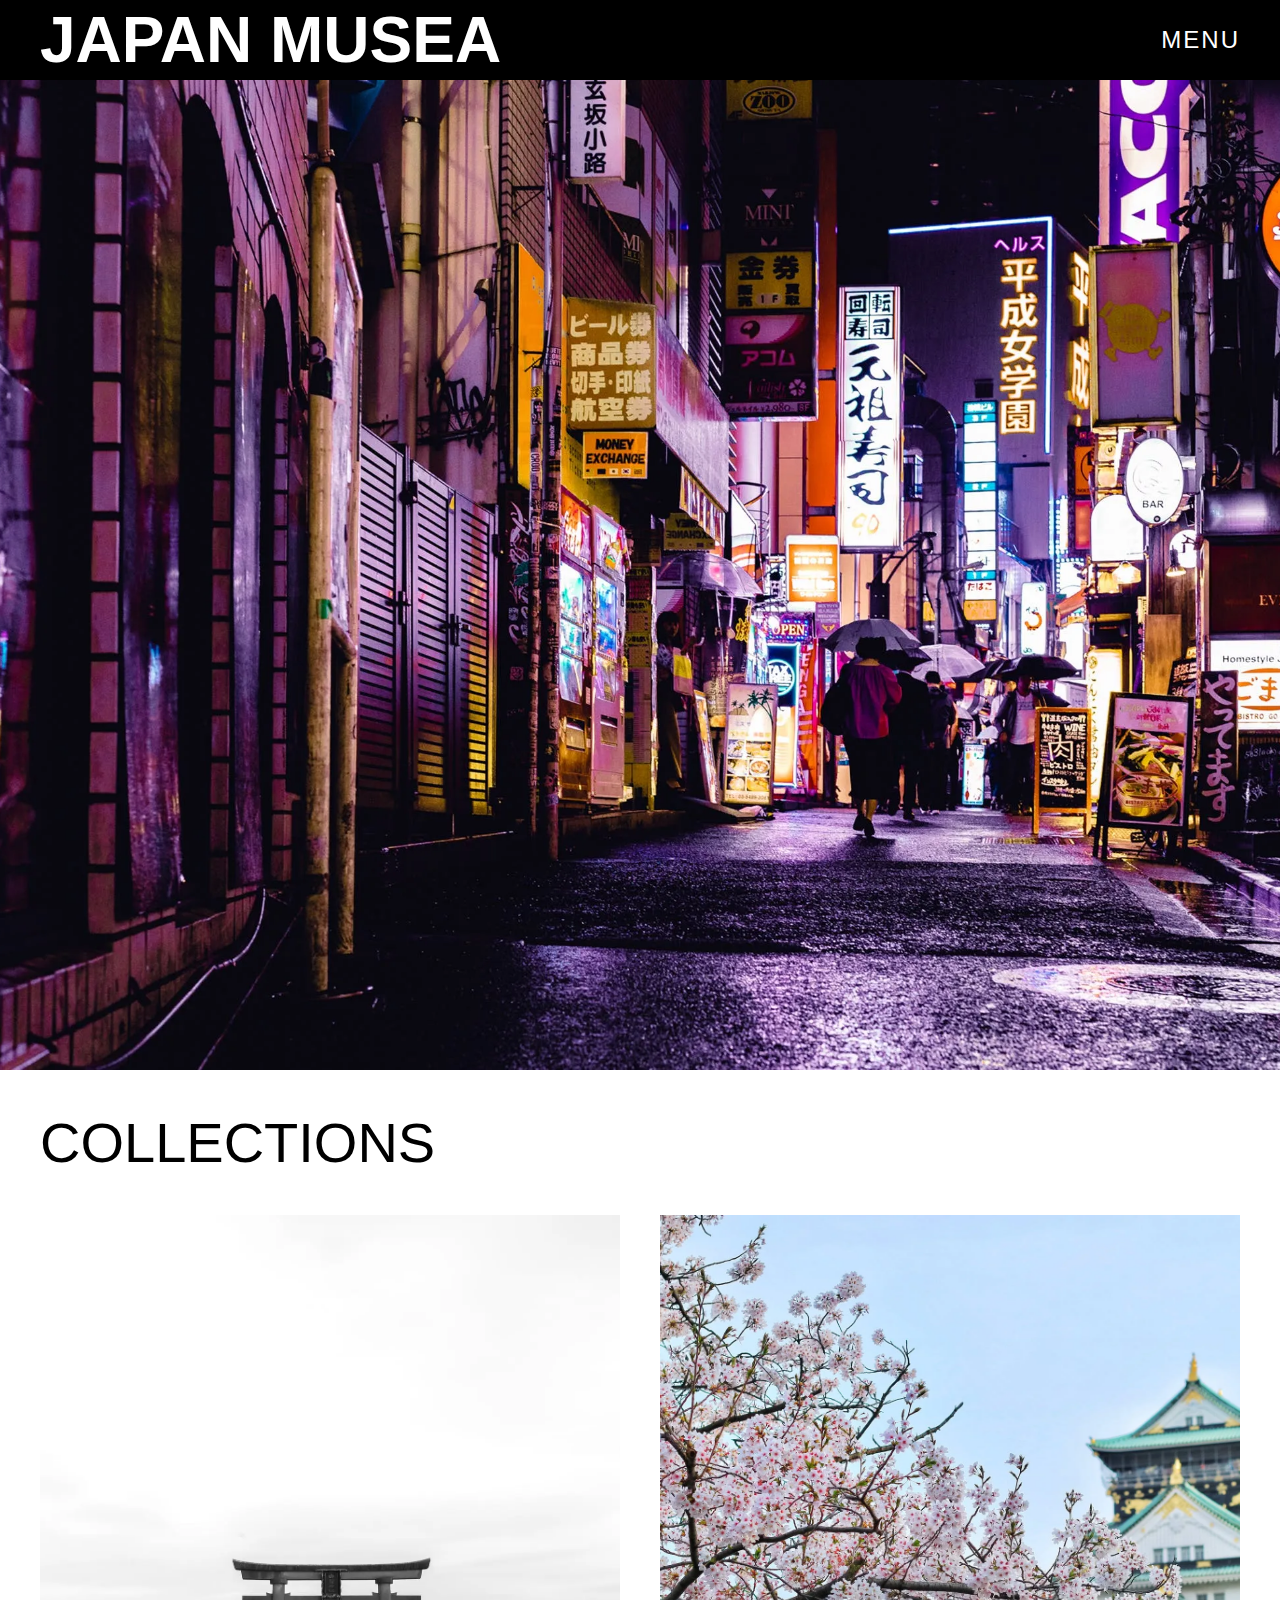
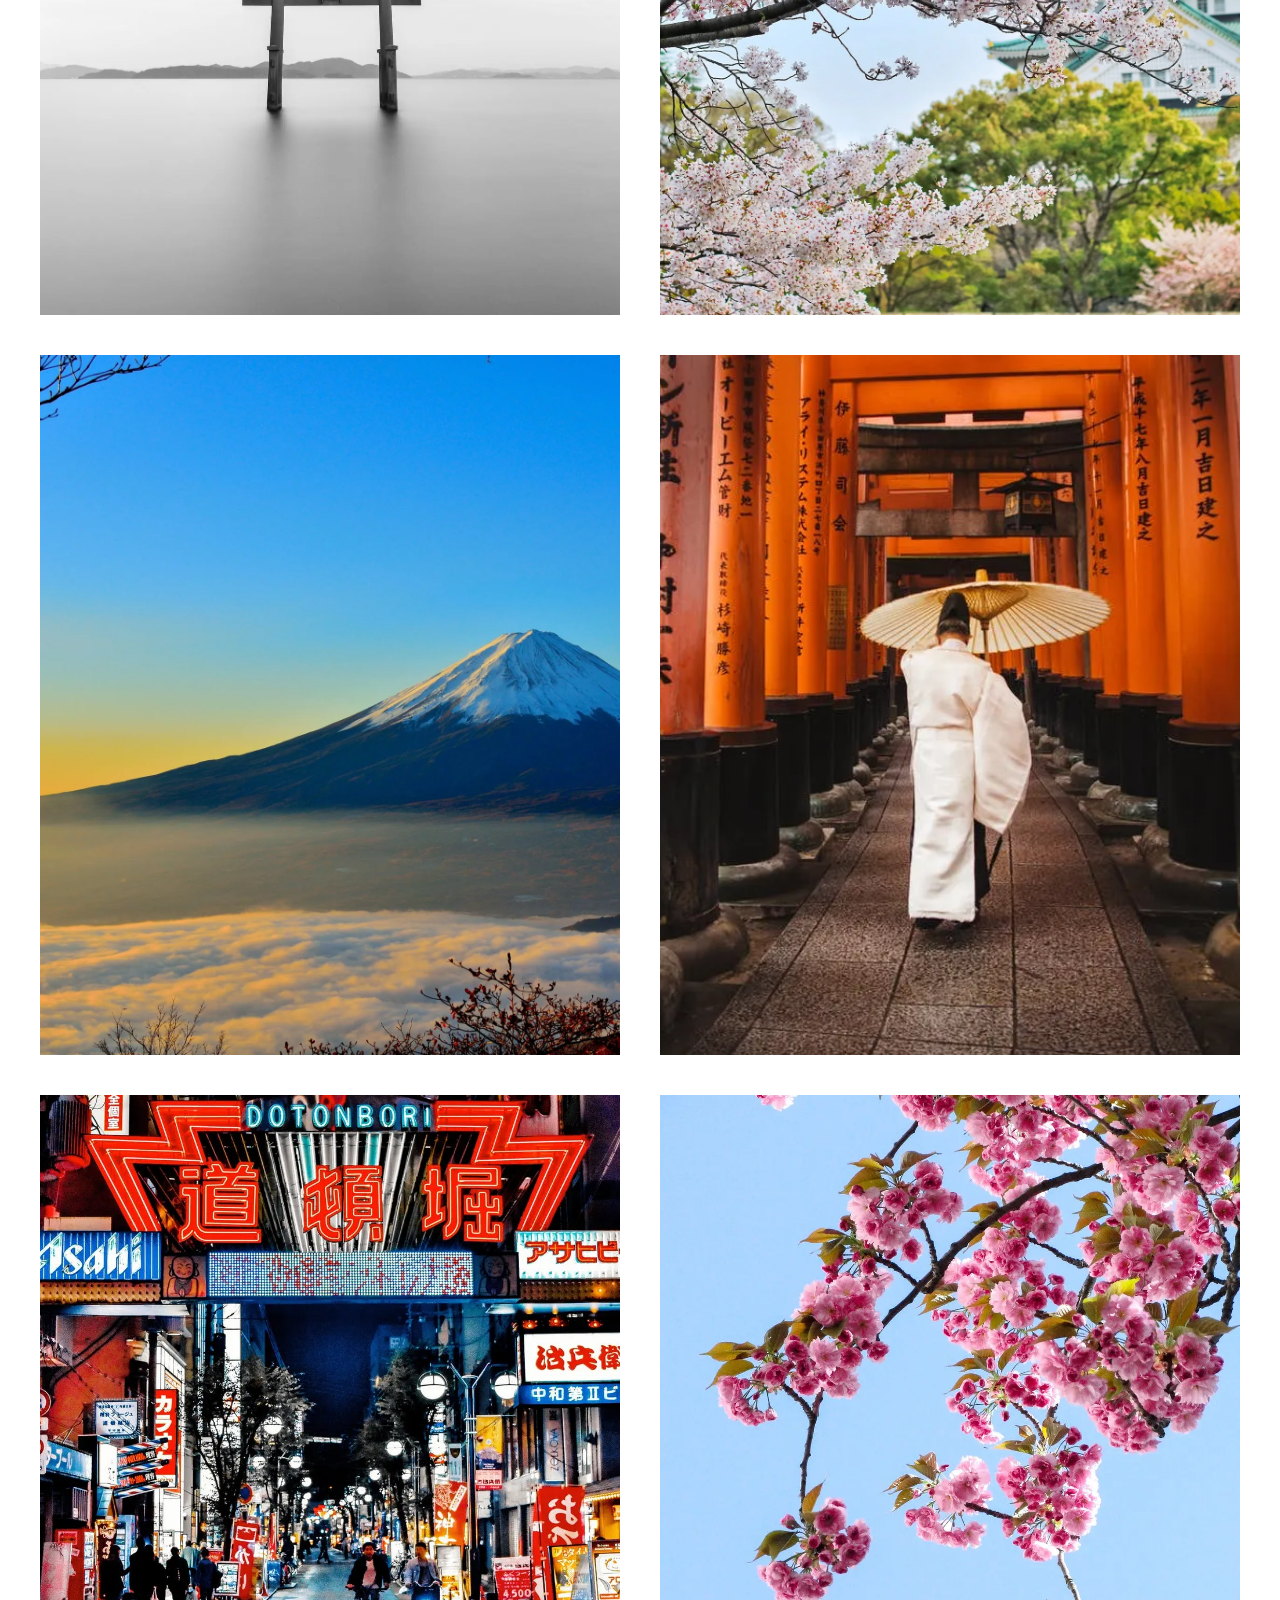
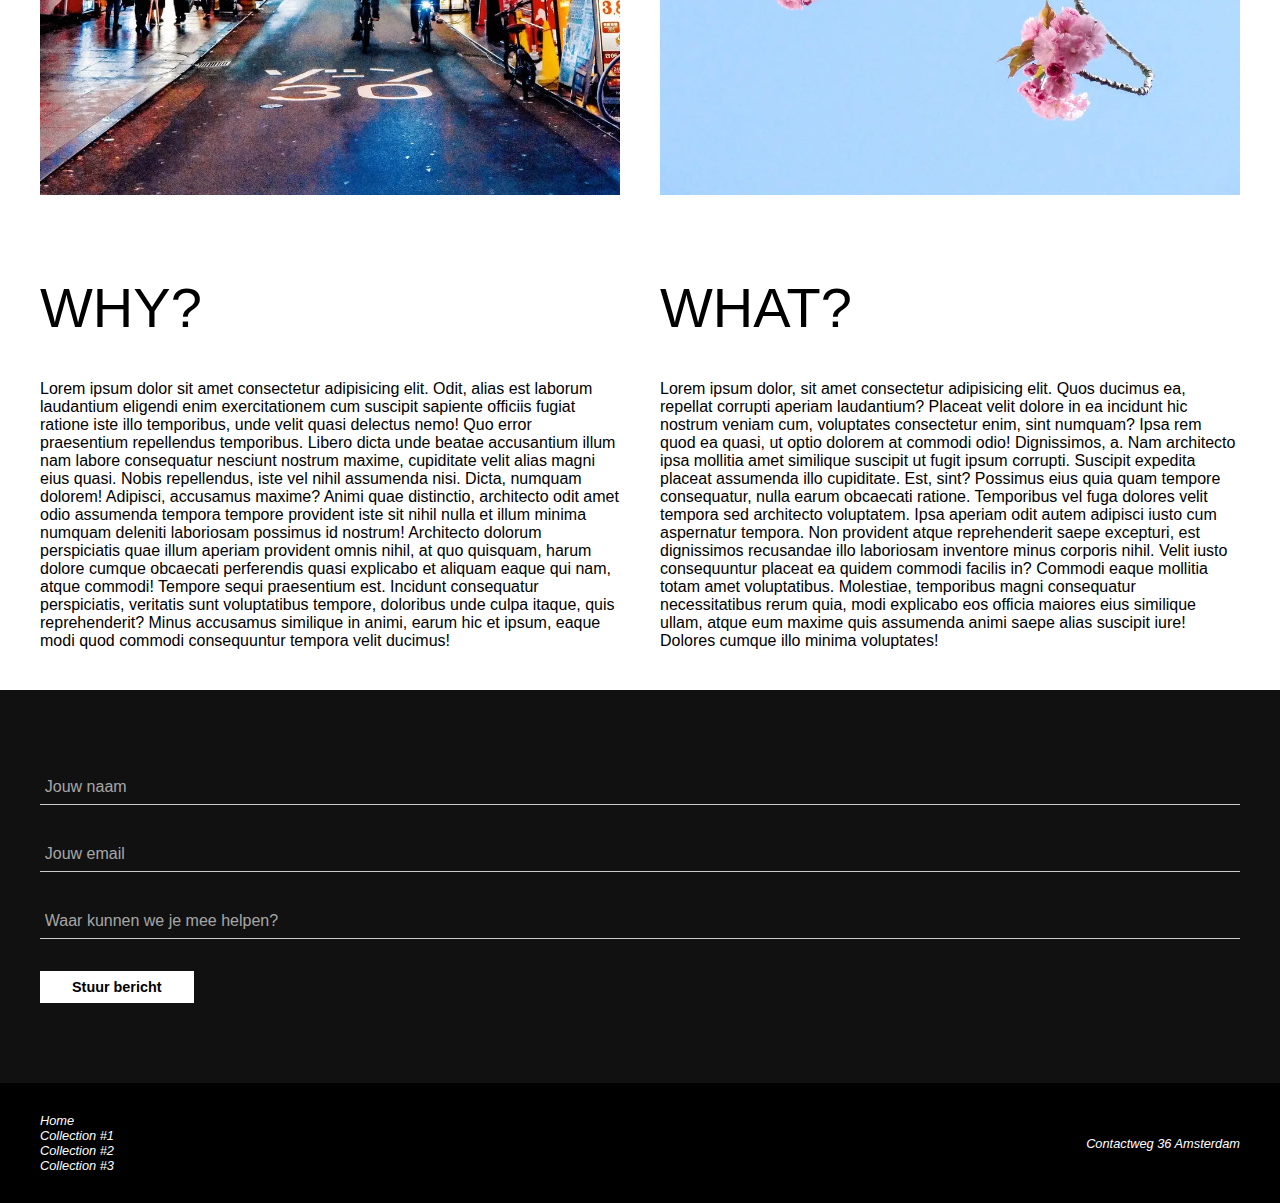
<file: index.html>
<!DOCTYPE html>
<html lang="nl">
  <head>
    <meta charset="UTF-8" />
    <meta http-equiv="X-UA-Compatible" content="IE=edge" />
    <meta name="viewport" content="width=device-width, initial-scale=1.0" />
    <title>Japan Museum</title>
    <link rel="stylesheet" href="styles/style.css" />
  </head>
  <body>
    <header class="header">
      <h1 class="header__title">Japan Musea</h1>
      <button class="header__button">menu</button>
    </header>
    <main>
      <figure class="big__figure">
        <img src="images/japan-nighttime.webp" alt="Mt. Fuji, Japan" />
      </figure>
      <section class="collections">
        <h2 class="collections__title">Collections</h2>
        <ul class="collections__list">
          <li><img src="images/pagoda-grayscale.webp" alt="" /></li>
          <li><img src="images/cherry-blossom-tree.webp" alt="" /></li>
          <li><img src="images/mt-fuji.webp" alt="" /></li>
          <li><img src="images/man-umbrella.webp" alt="" /></li>
          <li><img src="images/neon-signs.webp" alt="" /></li>
          <li><img src="images/pink-flowers.webp" alt="" /></li>
        </ul>
      </section>
      <section class="info">
        <div class="block">
          <h2 class="info__title">Why?</h2>
          <p>
            Lorem ipsum dolor sit amet consectetur adipisicing elit. Odit, alias
            est laborum laudantium eligendi enim exercitationem cum suscipit
            sapiente officiis fugiat ratione iste illo temporibus, unde velit
            quasi delectus nemo! Quo error praesentium repellendus temporibus.
            Libero dicta unde beatae accusantium illum nam labore consequatur
            nesciunt nostrum maxime, cupiditate velit alias magni eius quasi.
            Nobis repellendus, iste vel nihil assumenda nisi. Dicta, numquam
            dolorem! Adipisci, accusamus maxime? Animi quae distinctio,
            architecto odit amet odio assumenda tempora tempore provident iste
            sit nihil nulla et illum minima numquam deleniti laboriosam possimus
            id nostrum! Architecto dolorum perspiciatis quae illum aperiam
            provident omnis nihil, at quo quisquam, harum dolore cumque
            obcaecati perferendis quasi explicabo et aliquam eaque qui nam,
            atque commodi! Tempore sequi praesentium est. Incidunt consequatur
            perspiciatis, veritatis sunt voluptatibus tempore, doloribus unde
            culpa itaque, quis reprehenderit? Minus accusamus similique in
            animi, earum hic et ipsum, eaque modi quod commodi consequuntur
            tempora velit ducimus!
          </p>
        </div>
        <div class="block">
          <h2 class="info__title">What?</h2>
          <p>
            Lorem ipsum dolor, sit amet consectetur adipisicing elit. Quos
            ducimus ea, repellat corrupti aperiam laudantium? Placeat velit
            dolore in ea incidunt hic nostrum veniam cum, voluptates consectetur
            enim, sint numquam? Ipsa rem quod ea quasi, ut optio dolorem at
            commodi odio! Dignissimos, a. Nam architecto ipsa mollitia amet
            similique suscipit ut fugit ipsum corrupti. Suscipit expedita
            placeat assumenda illo cupiditate. Est, sint? Possimus eius quia
            quam tempore consequatur, nulla earum obcaecati ratione. Temporibus
            vel fuga dolores velit tempora sed architecto voluptatem. Ipsa
            aperiam odit autem adipisci iusto cum aspernatur tempora. Non
            provident atque reprehenderit saepe excepturi, est dignissimos
            recusandae illo laboriosam inventore minus corporis nihil. Velit
            iusto consequuntur placeat ea quidem commodi facilis in? Commodi
            eaque mollitia totam amet voluptatibus. Molestiae, temporibus magni
            consequatur necessitatibus rerum quia, modi explicabo eos officia
            maiores eius similique ullam, atque eum maxime quis assumenda animi
            saepe alias suscipit iure! Dolores cumque illo minima voluptates!
          </p>
        </div>
      </section>
      <section class="contact">
        <form class="grid">
          <input
            name="name"
            id="name"
            type="text"
            required
            placeholder="Jouw naam"
          />
          <input
            name="email"
            id="email"
            type="email"
            required
            placeholder="Jouw email"
          />
          <input
            name="message"
            id="message"
            type="text"
            required
            placeholder="Waar kunnen we je mee helpen?"
          />
          <input class="submit__btn" type="submit" value="Stuur bericht" />
        </form>
      </section>
    </main>
    <footer class="footer">
      <ul class="footer__nav">
        <li><a href="">Home</a></li>
        <li><a href="">Collection #1</a></li>
        <li><a href="">Collection #2</a></li>
        <li><a href="">Collection #3</a></li>
      </ul>
      <address>Contactweg 36 Amsterdam</address>
    </footer>
  </body>
</html>
</file>
<file: styles/style.css>
* {
  padding: 0;
  margin: 0;
  -webkit-box-sizing: border-box;
          box-sizing: border-box;
}

body {
  font-family: sans-serif;
  font-size: 1rem;
}

.header {
  background: black;
  height: 5rem;
  display: -webkit-box;
  display: -ms-flexbox;
  display: flex;
  -webkit-box-pack: justify;
      -ms-flex-pack: justify;
          justify-content: space-between;
  -webkit-box-align: center;
      -ms-flex-align: center;
          align-items: center;
  padding: 1.25rem 2.5rem;
}

.header > .header__title {
  color: white;
  text-transform: uppercase;
  font-size: 400%;
}

.header > .header__button {
  background: transparent;
  border: none;
  text-transform: uppercase;
  color: white;
  font-size: 150%;
  letter-spacing: 2px;
}

.big__figure {
  width: 100%;
  height: 110vh;
}

.big__figure > img {
  width: 100%;
  height: 100%;
  -o-object-fit: cover;
     object-fit: cover;
}

.collections {
  width: 100vw;
  padding: 2.5rem;
}

.collections .collections__title {
  font-size: 350%;
  color: black;
  text-transform: uppercase;
  font-weight: 400;
  margin-bottom: 2.5rem;
}

.collections .collections__list {
  list-style: none;
  display: -webkit-box;
  display: -ms-flexbox;
  display: flex;
  gap: 2.5rem;
  -ms-flex-wrap: wrap;
      flex-wrap: wrap;
}

.collections .collections__list > li {
  width: 500px;
  height: 700px;
  -ms-flex-negative: 1;
      flex-shrink: 1;
  -webkit-box-flex: 1;
      -ms-flex-positive: 1;
          flex-grow: 1;
}

.collections .collections__list > li > img {
  width: 100%;
  height: 100%;
  -o-object-fit: cover;
     object-fit: cover;
}

.info {
  padding: 2.5rem;
  display: -webkit-box;
  display: -ms-flexbox;
  display: flex;
  gap: 2.5rem;
  -ms-flex-wrap: wrap;
      flex-wrap: wrap;
}

.info > .block {
  width: 400px;
  -ms-flex-negative: 1;
      flex-shrink: 1;
  -webkit-box-flex: 1;
      -ms-flex-positive: 1;
          flex-grow: 1;
}

.info > .block > .info__title {
  font-size: 350%;
  color: black;
  text-transform: uppercase;
  font-weight: 400;
  margin-bottom: 2.5rem;
}

.contact {
  padding: 5rem 2.5rem;
  background: #111;
  color: white;
}

.contact > .grid {
  display: -webkit-box;
  display: -ms-flexbox;
  display: flex;
  -ms-flex-wrap: wrap;
      flex-wrap: wrap;
  gap: 2rem 1rem;
}

.contact > .grid > input[type="text"],
.contact > .grid input[type="email"],
.contact > .grid textarea {
  width: 100%;
  color: #ccc;
  background: #111;
  padding: 0.5rem 0.3rem;
  border: none;
  font-size: 1rem;
  font-family: inherit;
  resize: none;
  border-bottom: 1px solid #ccc;
}

.contact > .grid > input[type="text"]::-webkit-input-placeholder,
.contact > .grid input[type="email"]::-webkit-input-placeholder,
.contact > .grid textarea::-webkit-input-placeholder {
  color: #ccc;
  opacity: 0.8;
}

.contact > .grid > input[type="text"]:-ms-input-placeholder,
.contact > .grid input[type="email"]:-ms-input-placeholder,
.contact > .grid textarea:-ms-input-placeholder {
  color: #ccc;
  opacity: 0.8;
}

.contact > .grid > input[type="text"]::-ms-input-placeholder,
.contact > .grid input[type="email"]::-ms-input-placeholder,
.contact > .grid textarea::-ms-input-placeholder {
  color: #ccc;
  opacity: 0.8;
}

.contact > .grid > input[type="text"]::placeholder,
.contact > .grid input[type="email"]::placeholder,
.contact > .grid textarea::placeholder {
  color: #ccc;
  opacity: 0.8;
}

.contact > .grid > input[type="text"]:focus,
.contact > .grid input[type="email"]:focus,
.contact > .grid textarea:focus {
  border-bottom: 1px solid #f6f6f6;
  outline: none;
}

.contact > .grid > input[type="submit"] {
  border: none;
  padding: 0.5rem 2rem;
  font-size: 0.9rem;
  font-weight: 700;
  background: white;
  font-family: inherit;
}

.contact > .grid > .input__group:last-child {
  -webkit-box-pack: end;
      -ms-flex-pack: end;
          justify-content: end;
}

.footer {
  height: 7.5rem;
  background-color: black;
  color: white;
  display: -webkit-box;
  display: -ms-flexbox;
  display: flex;
  -webkit-box-pack: justify;
      -ms-flex-pack: justify;
          justify-content: space-between;
  -webkit-box-align: center;
      -ms-flex-align: center;
          align-items: center;
  padding: 1.25rem 2.5rem;
}

.footer > .footer__nav {
  list-style: none;
}

.footer > .footer__nav > li {
  font-style: italic;
  font-size: 80%;
}

.footer > .footer__nav > li > a {
  color: white;
  text-decoration: none;
}

.footer > address {
  font-size: 80%;
}

@media screen and (max-width: 700px) {
  body {
    font-size: 0.87rem;
  }
  .header > .header__title {
    font-size: 380%;
  }
}
/*# sourceMappingURL=style.css.map */
</file>
